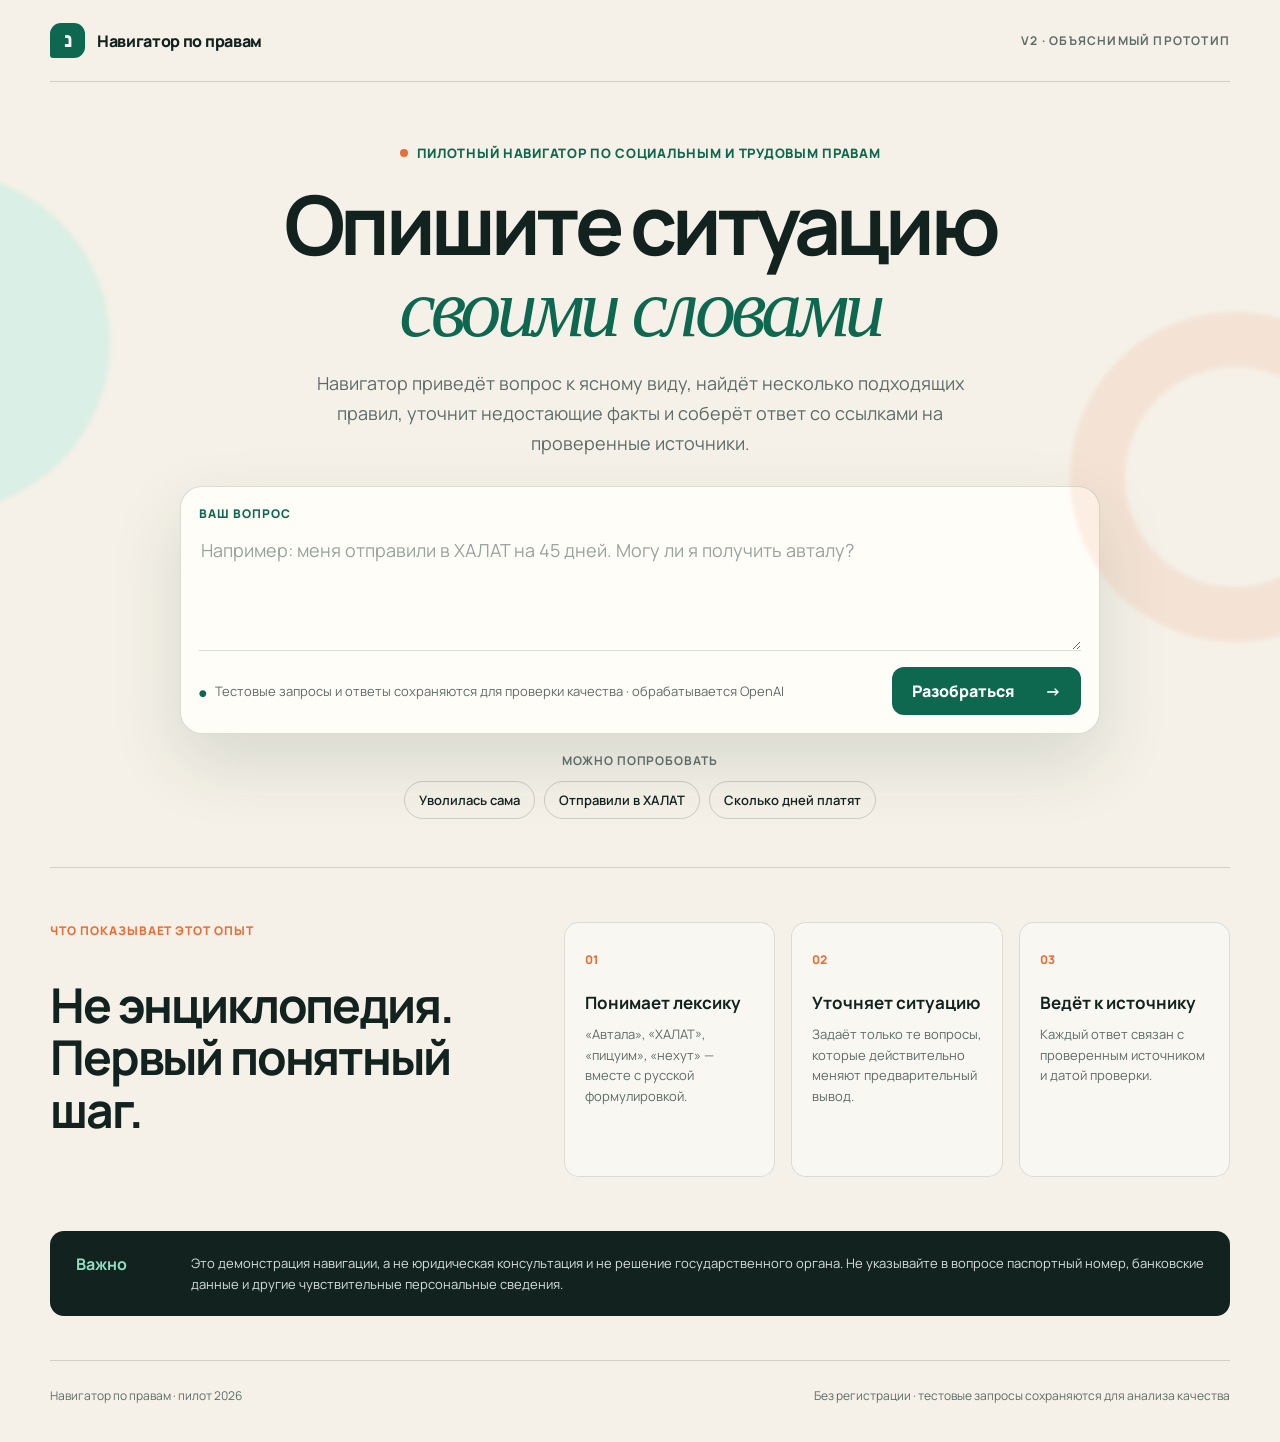
<file: index.html>
<!doctype html>
<html lang="ru">
<head>
  <meta charset="utf-8">
  <meta name="viewport" content="width=device-width,initial-scale=1">
  <meta name="description" content="Демонстрационный навигатор по социальным правам русскоязычных жителей Израиля">
  <title>Навигатор по правам — пилот</title>
  <link rel="preconnect" href="https://fonts.googleapis.com">
  <link rel="preconnect" href="https://fonts.gstatic.com" crossorigin>
  <link href="https://fonts.googleapis.com/css2?family=Manrope:wght@400;500;600;700;800&display=swap" rel="stylesheet">
  <link rel="stylesheet" href="styles.css?v=3">
  <link rel="stylesheet" href="compact.css?v=1">
</head>
<body>
  <header class="topbar">
    <a class="brand" href="#" aria-label="Навигатор по правам">
      <span class="brand-mark" aria-hidden="true">נ</span>
      <span>Навигатор по правам</span>
    </a>
    <span class="pilot-label">V2 · объяснимый прототип</span>
  </header>

  <main>
    <section class="hero">
      <div class="eyebrow"><span></span> Пилотный навигатор по социальным и трудовым правам</div>
      <h1>Опишите ситуацию<br><em>своими словами</em></h1>
      <p class="lead">Навигатор приведёт вопрос к ясному виду, найдёт несколько подходящих правил, уточнит недостающие факты и соберёт ответ со ссылками на проверенные источники.</p>

      <form id="search-form" class="search-box">
        <label for="question">Ваш вопрос</label>
        <textarea id="question" rows="4" maxlength="800" placeholder="Например: меня отправили в ХАЛАТ на 45 дней. Могу ли я получить авталу?" required></textarea>
        <div class="search-footer">
          <span class="privacy"><span aria-hidden="true">●</span> Тестовые запросы и ответы сохраняются для проверки качества · обрабатывается OpenAI</span>
          <button id="submit-button" type="submit">
            <span>Разобраться</span><span aria-hidden="true">→</span>
          </button>
        </div>
      </form>

      <div class="examples" aria-labelledby="examples-title">
        <div id="examples-title" class="examples-title">Можно попробовать</div>
        <div id="example-list" class="chips">
          <button type="button" data-question="Я уволилась сама. Придётся ждать 90 дней?">Уволилась сама</button>
          <button type="button" data-question="Работодатель отправил меня в ХАЛАТ на 45 дней">Отправили в ХАЛАТ</button>
          <button type="button" data-question="Мне 46 лет. Сколько дней могут платить?">Сколько дней платят</button>
        </div>
      </div>
    </section>

    <section id="result" class="result" hidden aria-live="polite"></section>

    <section class="how-it-works">
      <div>
        <div class="section-kicker">Что показывает этот опыт</div>
        <h2>Не энциклопедия.<br>Первый понятный шаг.</h2>
      </div>
      <div class="feature-grid">
        <article><span>01</span><h3>Понимает лексику</h3><p>«Автала», «ХАЛАТ», «пицуим», «нехут» — вместе с русской формулировкой.</p></article>
        <article><span>02</span><h3>Уточняет ситуацию</h3><p>Задаёт только те вопросы, которые действительно меняют предварительный вывод.</p></article>
        <article><span>03</span><h3>Ведёт к источнику</h3><p>Каждый ответ связан с проверенным источником и датой проверки.</p></article>
      </div>
    </section>

    <aside class="notice">
      <strong>Важно</strong>
      <p>Это демонстрация навигации, а не юридическая консультация и не решение государственного органа. Не указывайте в вопросе паспортный номер, банковские данные и другие чувствительные персональные сведения.</p>
    </aside>
  </main>

  <footer>
    <span>Навигатор по правам · пилот 2026</span>
    <span>Без регистрации · тестовые запросы сохраняются для анализа качества</span>
  </footer>
  <script src="app.js?v=3" defer></script>
</body>
</html>
</file>
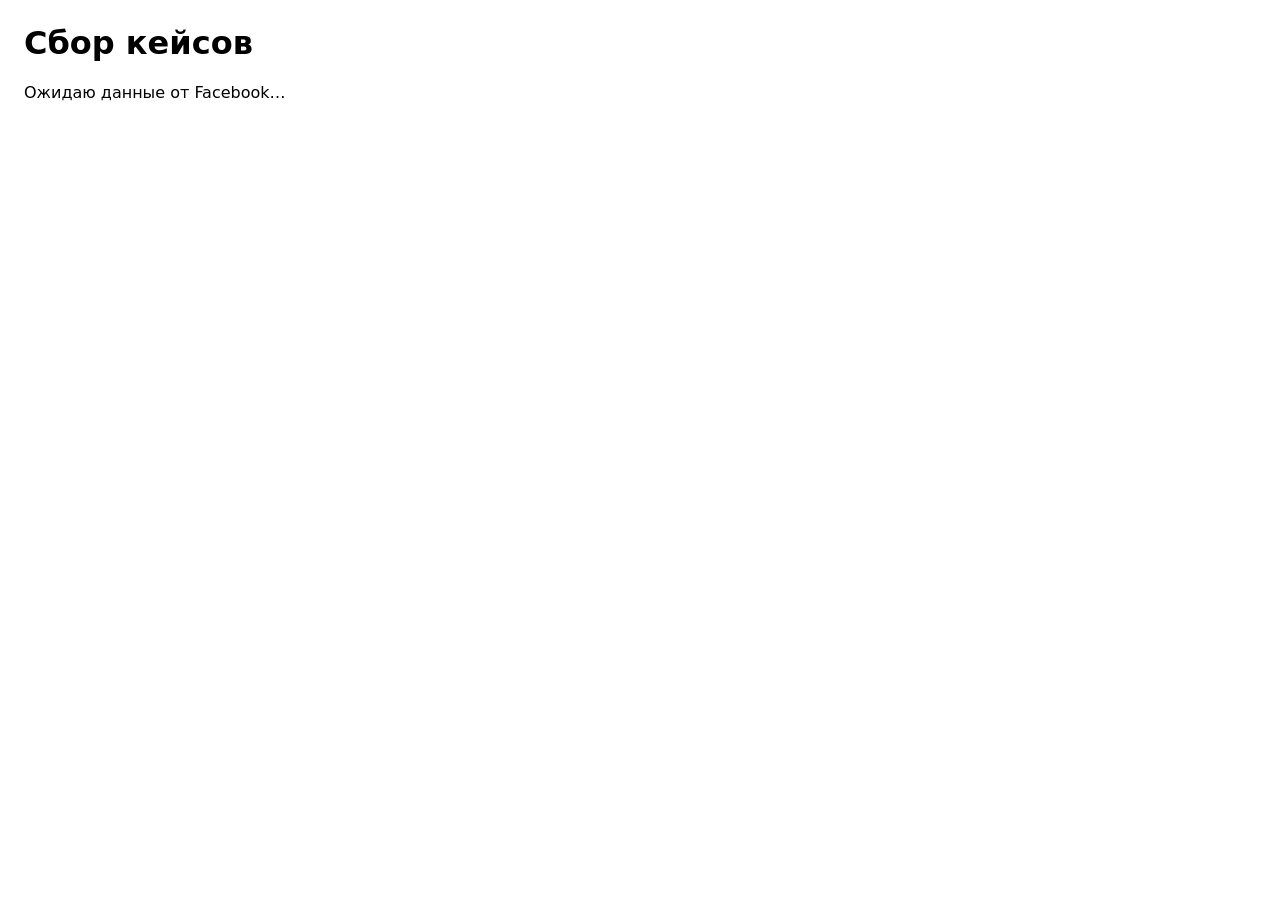
<file: collector.html>
<!doctype html><meta charset="utf-8"><title>Tatiana collector</title><style>body{font:16px system-ui;margin:24px;max-width:900px}</style><h1>Сбор кейсов</h1><p id="status">Ожидаю данные от Facebook…</p><script>
const VERSION='dom-v10';
const T=/Татьяна\s+Берлин|Tatiana\s+Berlin/i;
const n=s=>(s||'').replace(/\u00a0/g,' ').replace(/[ \t]+/g,' ').replace(/\n{3,}/g,'\n\n').trim();
function cleanTail(s){s=n(s||'');s=s.replace(/(?:Нравится|Like)\s*(?:Ответить|Reply)\s*(?:Поделиться|Share).*$/is,'');s=s.replace(/(?:Смотреть другие ответы|Посмотреть\s+\d+\s+ответ(?:а|ов)?|Ответить как\s+[^\n]+).*$/is,'');s=s.replace(/Комментировать как.*$/is,'');s=s.replace(/(?:\d+\s*){1,5}$/,'');return n(s)}
function dedupe(s){s=n(s);let l=s.split('\n').map(n).filter(Boolean);if(l.length%2===0){const h=l.length/2,a=n(l.slice(0,h).join('\n')),b=n(l.slice(h).join('\n'));if(a===b)return a}return n(l.filter((x,i)=>i===0||x!==l[i-1]).join('\n'))}
function questionText(s){s=dedupe(s);const marker='Поделился/-ась с Общедоступная группа';let k=s.indexOf(marker);if(k>=0)s=s.slice(k+marker.length);else{s=s.replace(/^.{0,120}?(?:\d+\s*(?:мин|ч|дн|день|дня|дней)\.?\s*·?\s*)/i,'')}return cleanTail(s)}
function answerText(s){s=dedupe(s);let k=s.lastIndexOf('Администратор');if(k>=0)s=s.slice(k+'Администратор'.length);else{s=s.replace(/^Татьяна\s+Берлин/i,'').replace(/^Tatiana\s+Berlin/i,'')}return cleanTail(s)}
function rootOf(i,a){let r=i,p=a[i]?.parent,g=0;while(Number.isInteger(p)&&p>=0&&a[p]&&g++<20){r=p;p=a[p].parent}return r}
function parse(p){const a=(p.articles||[]).map((x,i)=>({i,parent:Number.isInteger(x.parent)?x.parent:-1,text:dedupe(x.text||''),own:dedupe(x.own||''),more:!!x.more}));const out=[],skipped=[],seen=new Set();for(const post of a.filter(x=>x.parent<0)){const postOwn=post.own||'';if(!postOwn||T.test(postOwn))continue;const question=questionText(postOwn);if(question.length<25)continue;const answers=a.filter(x=>x.i!==post.i&&rootOf(x.i,a)===post.i&&T.test(x.own||x.text||''));for(const ans of answers){const answer=answerText(ans.own||ans.text||'');if(answer.length<25)continue;const key=question.slice(0,250)+'|'+answer.slice(0,250);if(seen.has(key))continue;seen.add(key);let status='ok',rs=[];if(post.more){status='incomplete';rs.push('Вопрос содержит «Ещё».')}if(ans.more){status='incomplete';rs.push('Ответ Татьяны содержит «Ещё».')}out.push({question,tatiana_answer:answer,source_url:p.url||'',status,reason:rs.join(' '),_debug:{post_index:post.i,answer_index:ans.i}})}}const tatianaTop=a.filter(x=>x.parent<0&&T.test(x.own||''));for(const x of tatianaTop)skipped.push({answer_preview:(x.own||x.text||'').slice(0,140),reason:'Это отдельный пост Татьяны, а не ответ на вопрос — пропущен.'});return {collector_version:VERSION,captured_at:new Date().toISOString(),page_url:p.url||'',cases:out,skipped,summary:{articles:a.length,total:out.length,ok:out.filter(x=>x.status==='ok').length,incomplete:out.filter(x=>x.status==='incomplete').length,skipped:skipped.length}}}
function save(o){const b=new Blob([JSON.stringify(o,null,2)],{type:'application/json;charset=utf-8'}),u=URL.createObjectURL(b),a=document.createElement('a');a.href=u;a.download='tatiana_cases_'+new Date().toISOString().replace(/[:.]/g,'-')+'.json';a.click();setTimeout(()=>URL.revokeObjectURL(u),1000)}
addEventListener('message',e=>{if(!e.data||e.data.kind!=='tatiana-snapshot')return;const o=parse(e.data);document.getElementById('status').textContent=`Версия ${VERSION}. Найдено: ${o.summary.total}, готовых: ${o.summary.ok}, неполных: ${o.summary.incomplete}, пропущено: ${o.summary.skipped}. Файл скачан.`;save(o)});
</script>
</file>
<file: styles.css>
:root {
  --ink: #12221f;
  --muted: #5d6c68;
  --paper: #f5f1e8;
  --card: #fffdf8;
  --green: #0d684f;
  --green-dark: #084c3a;
  --mint: #d7efe5;
  --orange: #e86f38;
  --line: #d9ded8;
  --shadow: 0 28px 70px rgba(24, 48, 41, .13);
}
* { box-sizing: border-box; }
html { scroll-behavior: smooth; }
body {
  margin: 0;
  color: var(--ink);
  background: var(--paper);
  font-family: Manrope, system-ui, -apple-system, sans-serif;
  -webkit-font-smoothing: antialiased;
}
button, textarea { font: inherit; }
.topbar {
  width: min(1180px, calc(100% - 40px));
  margin: 0 auto;
  min-height: 82px;
  display: flex;
  align-items: center;
  justify-content: space-between;
  border-bottom: 1px solid rgba(18,34,31,.16);
}
.brand { color: var(--ink); text-decoration: none; font-weight: 800; display: flex; align-items: center; gap: 12px; letter-spacing: -.02em; }
.brand-mark { display: grid; place-items: center; width: 35px; height: 35px; color: white; background: var(--green); border-radius: 11px 11px 11px 3px; font-family: Georgia, serif; font-size: 21px; }
.pilot-label { font-size: 12px; text-transform: uppercase; letter-spacing: .1em; font-weight: 700; color: var(--muted); }
main { overflow: hidden; }
.hero {
  position: relative;
  width: min(920px, calc(100% - 40px));
  margin: 0 auto;
  padding: 94px 0 76px;
  text-align: center;
}
.hero::before, .hero::after { content: ""; position: absolute; border-radius: 999px; filter: blur(2px); pointer-events: none; }
.hero::before { width: 340px; height: 340px; left: -410px; top: 90px; background: rgba(215,239,229,.9); }
.hero::after { width: 220px; height: 220px; right: -300px; top: 230px; border: 55px solid rgba(232,111,56,.1); }
.eyebrow { display: inline-flex; align-items: center; gap: 9px; color: var(--green); font-size: 13px; font-weight: 800; letter-spacing: .055em; text-transform: uppercase; }
.eyebrow span { width: 8px; height: 8px; background: var(--orange); border-radius: 50%; }
h1 { margin: 22px 0 20px; font-size: clamp(45px, 7vw, 82px); line-height: .99; letter-spacing: -.06em; }
h1 em { color: var(--green); font-family: Georgia, serif; font-weight: 400; }
.lead { width: min(670px, 100%); margin: 0 auto; color: var(--muted); font-size: 18px; line-height: 1.65; }
.search-box { margin: 43px auto 0; padding: 22px; text-align: left; background: var(--card); border: 1px solid rgba(18,34,31,.15); border-radius: 22px; box-shadow: var(--shadow); }
.search-box:focus-within { border-color: rgba(13,104,79,.55); box-shadow: 0 30px 80px rgba(13,104,79,.16); }
.search-box label { display: block; margin-bottom: 7px; font-size: 12px; font-weight: 800; text-transform: uppercase; letter-spacing: .08em; color: var(--green); }
textarea { display: block; width: 100%; min-height: 112px; padding: 8px 2px; color: var(--ink); background: transparent; border: 0; outline: 0; resize: vertical; font-size: 20px; line-height: 1.55; }
textarea::placeholder { color: #98a29f; }
.search-footer { border-top: 1px solid var(--line); padding-top: 16px; display: flex; justify-content: space-between; align-items: center; gap: 18px; }
.privacy { color: var(--muted); font-size: 13px; }
.privacy span { color: var(--green); font-size: 9px; margin-right: 5px; }
#submit-button { border: 0; border-radius: 12px; padding: 13px 20px; display: flex; gap: 30px; align-items: center; color: white; background: var(--green); font-weight: 800; cursor: pointer; transition: .2s ease; }
#submit-button:hover { transform: translateY(-1px); background: var(--green-dark); }
#submit-button:disabled { opacity: .65; cursor: wait; transform: none; }
.examples { margin-top: 28px; }
.examples-title { margin-bottom: 12px; color: var(--muted); font-size: 12px; font-weight: 700; text-transform: uppercase; letter-spacing: .08em; }
.chips { display: flex; gap: 9px; justify-content: center; flex-wrap: wrap; }
.chips button { padding: 9px 14px; border: 1px solid rgba(18,34,31,.18); border-radius: 999px; color: var(--ink); background: transparent; cursor: pointer; font-size: 13px; font-weight: 600; }
.chips button:hover { border-color: var(--green); color: var(--green); background: rgba(255,255,255,.55); }
.result { width: min(920px, calc(100% - 40px)); margin: -18px auto 90px; scroll-margin-top: 30px; }
.answer-card { padding: clamp(24px, 5vw, 48px); border-radius: 24px; color: var(--ink); background: var(--card); border: 1px solid var(--line); box-shadow: var(--shadow); }
.answer-top { display: flex; gap: 18px; align-items: flex-start; }
.answer-icon { flex: none; display: grid; place-items: center; width: 45px; height: 45px; border-radius: 14px; color: white; background: var(--green); font-weight: 800; }
.answer-label { color: var(--green); font-size: 12px; font-weight: 800; text-transform: uppercase; letter-spacing: .09em; }
.answer-card h2 { margin: 5px 0 11px; font-size: clamp(25px, 4vw, 38px); letter-spacing: -.035em; }
.short-answer { margin: 0; font-size: 18px; font-weight: 700; line-height: 1.55; }
.answer-body { margin: 27px 0 0 63px; color: #354641; line-height: 1.7; }
.answer-grid { margin: 30px 0 0 63px; display: grid; grid-template-columns: 1fr 1fr; gap: 18px; }
.answer-panel { padding: 22px; border-radius: 16px; background: #f1f5f0; }
.answer-panel.questions { background: #fff1e8; }
.answer-panel h3 { margin: 0 0 13px; font-size: 14px; }
.answer-panel ol, .answer-panel ul { margin: 0; padding-left: 20px; }
.answer-panel li { margin: 8px 0; font-size: 14px; line-height: 1.5; }
.terms { margin: 24px 0 0 63px; display: flex; flex-wrap: wrap; gap: 9px; }
.term { padding: 8px 11px; border-radius: 8px; color: var(--green-dark); background: var(--mint); font-size: 13px; }
.term b { font-size: 15px; }
.source-row { margin: 28px 0 0 63px; padding-top: 18px; border-top: 1px solid var(--line); display: flex; justify-content: space-between; gap: 16px; align-items: center; font-size: 12px; color: var(--muted); }
.source-row a { color: var(--green); font-weight: 800; }
.dialogue { margin: 30px 0 0 63px; padding: 26px; border-radius: 18px; color: var(--ink); background: #e5f2ec; border: 1px solid #c4ded3; }
.dialogue-progress { position: relative; display: flex; justify-content: space-between; margin-bottom: 22px; padding-bottom: 11px; border-bottom: 3px solid rgba(13,104,79,.13); color: var(--green); font-size: 11px; font-weight: 800; text-transform: uppercase; letter-spacing: .07em; }
.dialogue-progress i { position: absolute; height: 3px; left: 0; bottom: -3px; background: var(--orange); transition: width .25s ease; }
.dialogue h3 { margin: 0 0 17px; font-size: 20px; letter-spacing: -.02em; }
.dialogue-options { display: flex; gap: 9px; flex-wrap: wrap; }
.dialogue-options button { padding: 11px 15px; border: 1px solid rgba(13,104,79,.28); border-radius: 10px; color: var(--green-dark); background: white; font-weight: 700; cursor: pointer; }
.dialogue-options button:hover { color: white; background: var(--green); border-color: var(--green); }
.dialogue-back, .dialogue-restart { margin-top: 18px; padding: 0; border: 0; color: var(--green); background: transparent; text-decoration: underline; cursor: pointer; font-size: 12px; }
.dialogue.complete { background: var(--green); color: white; border-color: var(--green); }
.route-kicker { margin-bottom: 8px; color: #9be4c6; font-size: 11px; font-weight: 800; letter-spacing: .09em; text-transform: uppercase; }
.route-summary { margin: 15px 0 24px; }
.route-row { display: grid; grid-template-columns: 24px 1fr; gap: 7px; padding: 10px 0; border-bottom: 1px solid rgba(255,255,255,.16); }
.route-row span { color: #9be4c6; font-weight: 800; }
.route-row p { margin: 0; line-height: 1.5; }
.dialogue.complete ol { padding-left: 22px; line-height: 1.6; }
.route-docs { margin-top: 20px; padding: 14px 16px; border-radius: 10px; color: var(--ink); background: #fff4e9; font-size: 13px; line-height: 1.6; }
.dialogue.complete .dialogue-restart { color: #b9ead6; }
.related { margin-top: 14px; padding: 18px 22px; border: 1px solid var(--line); border-radius: 15px; background: rgba(255,255,255,.45); }
.related strong { font-size: 13px; }
.related-buttons { margin-top: 10px; display: flex; gap: 8px; flex-wrap: wrap; }
.related button { border: 0; color: var(--green); background: transparent; padding: 0; cursor: pointer; text-decoration: underline; font-size: 13px; }
.empty { padding: 32px; border: 1px solid #e5c7b8; border-radius: 18px; background: #fff6f0; }
.empty h2 { margin: 0 0 10px; }
.empty p { margin: 0; line-height: 1.6; color: var(--muted); }
.how-it-works { width: min(1180px, calc(100% - 40px)); margin: 0 auto; padding: 84px 0; border-top: 1px solid rgba(18,34,31,.16); display: grid; grid-template-columns: .8fr 1.2fr; gap: 70px; }
.section-kicker { color: var(--orange); font-size: 12px; font-weight: 800; letter-spacing: .08em; text-transform: uppercase; }
.how-it-works h2 { font-size: clamp(32px, 4vw, 48px); line-height: 1.1; letter-spacing: -.045em; }
.feature-grid { display: grid; grid-template-columns: repeat(3,1fr); gap: 16px; }
.feature-grid article { padding: 24px 20px; background: rgba(255,255,255,.45); border: 1px solid rgba(18,34,31,.13); border-radius: 15px; }
.feature-grid span { color: var(--orange); font-size: 12px; font-weight: 800; }
.feature-grid h3 { margin: 22px 0 10px; font-size: 17px; }
.feature-grid p { margin: 0; color: var(--muted); font-size: 13px; line-height: 1.6; }
.notice { width: min(1180px, calc(100% - 40px)); margin: 0 auto 70px; padding: 22px 26px; display: grid; grid-template-columns: 100px 1fr; gap: 15px; border-radius: 14px; background: var(--ink); color: white; }
.notice strong { color: #8ee0bf; }
.notice p { margin: 0; color: #d7dfdc; font-size: 13px; line-height: 1.6; }
footer { width: min(1180px, calc(100% - 40px)); margin: 0 auto; padding: 26px 0 38px; border-top: 1px solid rgba(18,34,31,.16); display: flex; justify-content: space-between; gap: 15px; color: var(--muted); font-size: 12px; }
@media (max-width: 800px) {
  .topbar { min-height: 68px; }
  .pilot-label { display: none; }
  .hero { padding-top: 65px; }
  .lead { font-size: 16px; }
  textarea { font-size: 17px; }
  .answer-body, .answer-grid, .terms, .source-row, .dialogue { margin-left: 0; }
  .answer-grid { grid-template-columns: 1fr; }
  .source-row { align-items: flex-start; flex-direction: column; }
  .how-it-works { grid-template-columns: 1fr; gap: 24px; }
  .feature-grid { grid-template-columns: 1fr; }
}
@media (max-width: 520px) {
  .topbar, .hero, .result, .how-it-works, .notice, footer { width: min(100% - 26px, 1180px); }
  .hero { padding: 54px 0 62px; }
  h1 { font-size: 46px; }
  .eyebrow { font-size: 10px; }
  .search-box { margin-top: 32px; padding: 17px; border-radius: 17px; }
  .search-footer { align-items: stretch; flex-direction: column; }
  #submit-button { justify-content: space-between; }
  .answer-card { border-radius: 18px; }
  .answer-top { gap: 13px; }
  .answer-icon { width: 38px; height: 38px; border-radius: 11px; }
  .notice { grid-template-columns: 1fr; }
  footer { flex-direction: column; }
}
@media (prefers-reduced-motion: reduce) { html { scroll-behavior: auto; } * { transition: none !important; } }


/* V2: grounded synthesis and explainability */
.loading-card h2 { margin-top: 8px; }
.loading-stages { margin-top: 25px; display: grid; gap: 9px; }
.loading-stage { display: flex; align-items: center; gap: 12px; padding: 11px 13px; border-radius: 11px; background: #f1f5f0; color: var(--muted); }
.loading-stage span { display: grid; place-items: center; width: 25px; height: 25px; border-radius: 50%; color: white; background: var(--green); font-size: 11px; font-weight: 800; }
.loading-stage p { margin: 0; font-size: 13px; }
.loading-stage:nth-child(2) { animation: pulse 1.2s .15s infinite alternate; }
.loading-stage:nth-child(3) { animation: pulse 1.2s .3s infinite alternate; }
.loading-stage:nth-child(4) { animation: pulse 1.2s .45s infinite alternate; }
@keyframes pulse { to { opacity: .48; } }

.clarification-history { margin: 24px 0 0 63px; padding: 11px 14px; border-radius: 10px; color: var(--green-dark); background: var(--mint); font-size: 12px; line-height: 1.55; }
.synthesis-section { margin: 30px 0 0 63px; }
.synthesis-section h3, .sources-v2 h3 { margin: 0 0 14px; font-size: 14px; letter-spacing: -.01em; }
.finding { margin: 0 0 13px; color: #354641; font-size: 16px; line-height: 1.7; }
.steps-v2 { padding: 22px; border-radius: 16px; background: #f1f5f0; }
.steps-v2 ol { margin: 0; padding-left: 22px; }
.steps-v2 li { margin: 10px 0; line-height: 1.6; }
.inline-citations { display: inline-flex; gap: 5px; margin-left: 7px; vertical-align: middle; }
.inline-citations a { display: inline-grid; place-items: center; min-width: 23px; height: 23px; padding: 0 6px; border-radius: 7px; color: white; background: var(--green); font-size: 0; text-decoration: none; }
.inline-citations a::before { content: "↗"; font-size: 12px; }
.dynamic-dialogue { margin-top: 28px; }
.question-why { margin: -7px 0 18px; color: var(--muted); font-size: 13px; line-height: 1.55; }
.sources-v2 { margin: 30px 0 0 63px; padding-top: 20px; border-top: 1px solid var(--line); }
.source-v2 { display: grid; grid-template-columns: minmax(190px,.8fr) 1.2fr; gap: 15px; padding: 9px 0; font-size: 12px; line-height: 1.5; }
.source-v2 a { color: var(--green); font-weight: 800; }
.source-v2 span { color: var(--muted); }
.limitations { margin: 22px 0 0 63px; padding: 14px 16px; border-radius: 10px; color: #70452f; background: #fff1e8; font-size: 12px; line-height: 1.55; }

.debug-wrapper { margin-top: 16px; border: 1px solid #cad6d1; border-radius: 18px; overflow: hidden; background: #eef3f1; }
.debug-head { padding: 18px 21px; display: flex; justify-content: space-between; gap: 18px; align-items: center; }
.debug-head strong { font-size: 14px; }
.debug-head p { margin: 4px 0 0; color: var(--muted); font-size: 11px; }
.debug-toggle { flex: none; padding: 8px 12px; border: 1px solid rgba(13,104,79,.3); border-radius: 9px; color: var(--green); background: white; cursor: pointer; font-size: 12px; font-weight: 800; }
.debug-body { padding: 0 21px 21px; }
.debug-stage { display: grid; grid-template-columns: 29px 1fr; gap: 12px; padding: 14px 0; border-top: 1px solid #d4ddda; }
.debug-number { display: grid; place-items: center; width: 27px; height: 27px; border-radius: 8px; color: white; background: var(--ink); font-size: 11px; font-weight: 800; }
.debug-stage strong { font-size: 12px; }
.debug-stage p { margin: 5px 0 0; color: var(--muted); font-size: 12px; line-height: 1.55; }
.score-row { position: relative; margin-top: 10px; padding: 9px 10px 12px; overflow: hidden; border-radius: 8px; background: white; }
.score-row div { position: relative; z-index: 1; display: flex; justify-content: space-between; gap: 12px; }
.score-row b, .score-row small { font-size: 10px; }
.score-row small { color: var(--muted); white-space: nowrap; }
.score-row i { position: absolute; left: 0; bottom: 0; height: 3px; background: var(--orange); }
.debug-missing { margin-top: 9px; padding: 15px; border-radius: 10px; background: #fff1e8; font-size: 12px; }
.debug-missing ul { margin: 8px 0 0; padding-left: 18px; line-height: 1.55; }
.restart-analysis { margin: 14px 0 0; border: 0; color: var(--green); background: transparent; cursor: pointer; text-decoration: underline; font-size: 12px; }

@media (max-width: 800px) {
  .clarification-history, .synthesis-section, .sources-v2, .limitations { margin-left: 0; }
  .source-v2 { grid-template-columns: 1fr; gap: 2px; }
}
@media (max-width: 520px) {
  .debug-head { align-items: flex-start; }
  .score-row div { flex-direction: column; gap: 2px; }
}


/* V3: final routing */
.route-decision { margin: 30px 0 0 63px; padding: 24px; border-radius: 17px; border: 1px solid #c7d8d1; background: #edf5f1; }
.route-decision h3 { margin: 5px 0 10px; font-size: 21px; letter-spacing: -.025em; }
.route-explanation { margin: 0; color: #354641; font-size: 14px; line-height: 1.65; }
.route-self_service { border-color: #b9d9cc; background: #e5f2ec; }
.route-community_question { border-color: #b7d5dc; background: #eaf4f6; }
.route-professional_help { border-color: #edc6ad; background: #fff1e8; }
.route-out_of_scope { border-color: #d3d8d6; background: #f0f2f1; }
.route-action { display: inline-flex; margin-top: 16px; padding: 10px 14px; border: 0; border-radius: 10px; color: white; background: var(--green); cursor: pointer; font-size: 12px; font-weight: 800; text-decoration: none; }
.route-action:hover { background: var(--green-dark); }
.prepared-question { margin-top: 18px; padding: 16px; border-radius: 12px; background: white; }
.prepared-question strong { color: var(--green); font-size: 11px; text-transform: uppercase; letter-spacing: .07em; }
.prepared-question p { margin: 8px 0 0; font-size: 14px; line-height: 1.6; white-space: pre-wrap; }
.route-note { margin: 14px 0 0; padding-top: 12px; border-top: 1px solid rgba(18,34,31,.12); color: var(--muted); font-size: 11px; line-height: 1.55; }

@media (max-width: 800px) {
  .route-decision { margin-left: 0; }
}
</file>
<file: compact.css>
/* Compact density layer: keeps typography readable while reducing vertical sprawl. */
.hero { padding: 58px 0 48px; }
.search-box { margin-top: 28px; padding: 18px; }
textarea { min-height: 82px; font-size: 18px; line-height: 1.45; }
.examples { margin-top: 18px; }
.result { margin: -8px auto 56px; }
.answer-card { padding: clamp(20px, 3vw, 30px); border-radius: 18px; }
.answer-top { gap: 13px; }
.answer-icon { width: 38px; height: 38px; border-radius: 11px; }
.answer-card h2 { margin: 3px 0 8px; font-size: clamp(23px, 3vw, 31px); line-height: 1.08; }
.short-answer { font-size: 16px; line-height: 1.45; }
.answer-body { margin-top: 18px; margin-left: 51px; line-height: 1.55; }
.answer-grid { margin-top: 20px; margin-left: 51px; gap: 12px; }
.answer-panel { padding: 16px; border-radius: 13px; }
.answer-panel h3 { margin-bottom: 9px; }
.answer-panel li { margin: 5px 0; line-height: 1.4; }
.terms { margin-top: 16px; margin-left: 51px; gap: 7px; }
.term { padding: 6px 9px; }
.source-row { margin-top: 18px; margin-left: 51px; padding-top: 12px; }
.dialogue { margin-top: 18px; margin-left: 51px; padding: 18px; border-radius: 14px; }
.dialogue h3 { margin-bottom: 12px; font-size: 18px; }
.dialogue-progress { margin-bottom: 15px; }
.dialogue-options button { padding: 9px 12px; }
.clarification-history { margin-top: 16px; margin-left: 51px; }
.synthesis-section { margin-top: 19px; margin-left: 51px; }
.synthesis-section h3, .sources-v2 h3 { margin-bottom: 9px; }
.finding { margin-bottom: 8px; font-size: 15px; line-height: 1.52; }
.steps-v2 { padding: 15px; border-radius: 13px; }
.steps-v2 li { margin: 6px 0; line-height: 1.45; }
.dynamic-dialogue { margin-top: 18px; }
.question-why { margin: -4px 0 12px; line-height: 1.4; }
.sources-v2 { margin-top: 19px; margin-left: 51px; padding-top: 13px; }
.source-v2 { padding: 6px 0; line-height: 1.4; }
.limitations { margin-top: 15px; margin-left: 51px; padding: 11px 13px; }
.route-decision { margin-top: 18px; margin-left: 51px; padding: 17px; border-radius: 14px; }
.route-decision h3 { font-size: 18px; }
.route-explanation { line-height: 1.5; }
.prepared-question { margin-top: 12px; padding: 12px; }
.related { padding: 13px 16px; }
.debug-head { padding: 13px 16px; }
.debug-body { padding: 0 16px 16px; }
.debug-stage { padding: 10px 0; }
.how-it-works { padding: 54px 0; }
.notice { margin-bottom: 44px; }

@media (max-width: 800px) {
  .hero { padding: 40px 0 34px; }
  .answer-body, .answer-grid, .terms, .source-row, .dialogue,
  .clarification-history, .synthesis-section, .sources-v2, .limitations,
  .route-decision { margin-left: 0; }
  .answer-grid { grid-template-columns: 1fr; }
  .how-it-works { padding: 42px 0; }
}

@media (max-width: 520px) {
  .topbar { min-height: 58px; }
  .brand { gap: 8px; font-size: 14px; }
  .brand-mark { width: 30px; height: 30px; font-size: 18px; }
  .hero { padding: 28px 0 26px; }
  h1 { margin: 14px 0 12px; font-size: 36px; line-height: 1.02; }
  .lead { font-size: 14px; line-height: 1.5; }
  .search-box { margin-top: 20px; padding: 14px; border-radius: 15px; }
  textarea { min-height: 68px; font-size: 16px; }
  .search-footer { padding-top: 11px; gap: 10px; }
  .privacy { font-size: 11px; }
  #submit-button { padding: 11px 14px; }
  .examples { margin-top: 14px; }
  .examples-title { margin-bottom: 8px; font-size: 10px; }
  .chips { gap: 6px; }
  .chips button { padding: 7px 10px; font-size: 11px; }
  .result { width: calc(100% - 18px); margin-bottom: 34px; }
  .answer-card { padding: 16px; border-radius: 15px; }
  .answer-top { gap: 10px; }
  .answer-icon { width: 32px; height: 32px; border-radius: 9px; }
  .answer-label { font-size: 10px; }
  .answer-card h2 { font-size: 22px; }
  .short-answer { font-size: 15px; }
  .synthesis-section, .sources-v2, .dialogue, .route-decision { margin-top: 15px; }
  .finding { font-size: 14px; }
  .steps-v2 { padding: 12px; }
  .dialogue { padding: 14px; }
  .dialogue h3 { font-size: 16px; }
  .dialogue-options { display: grid; gap: 7px; }
  .dialogue-options button { width: 100%; text-align: left; padding: 10px 11px; }
  .source-v2 { font-size: 11px; }
  .route-decision { padding: 14px; }
  .debug-wrapper { border-radius: 13px; }
  .debug-head { padding: 11px 13px; }
  .how-it-works { padding: 32px 0; }
  .how-it-works h2 { font-size: 30px; }
  .feature-grid article { padding: 17px 15px; }
  .notice { margin-bottom: 28px; padding: 16px; }
}
</file>
